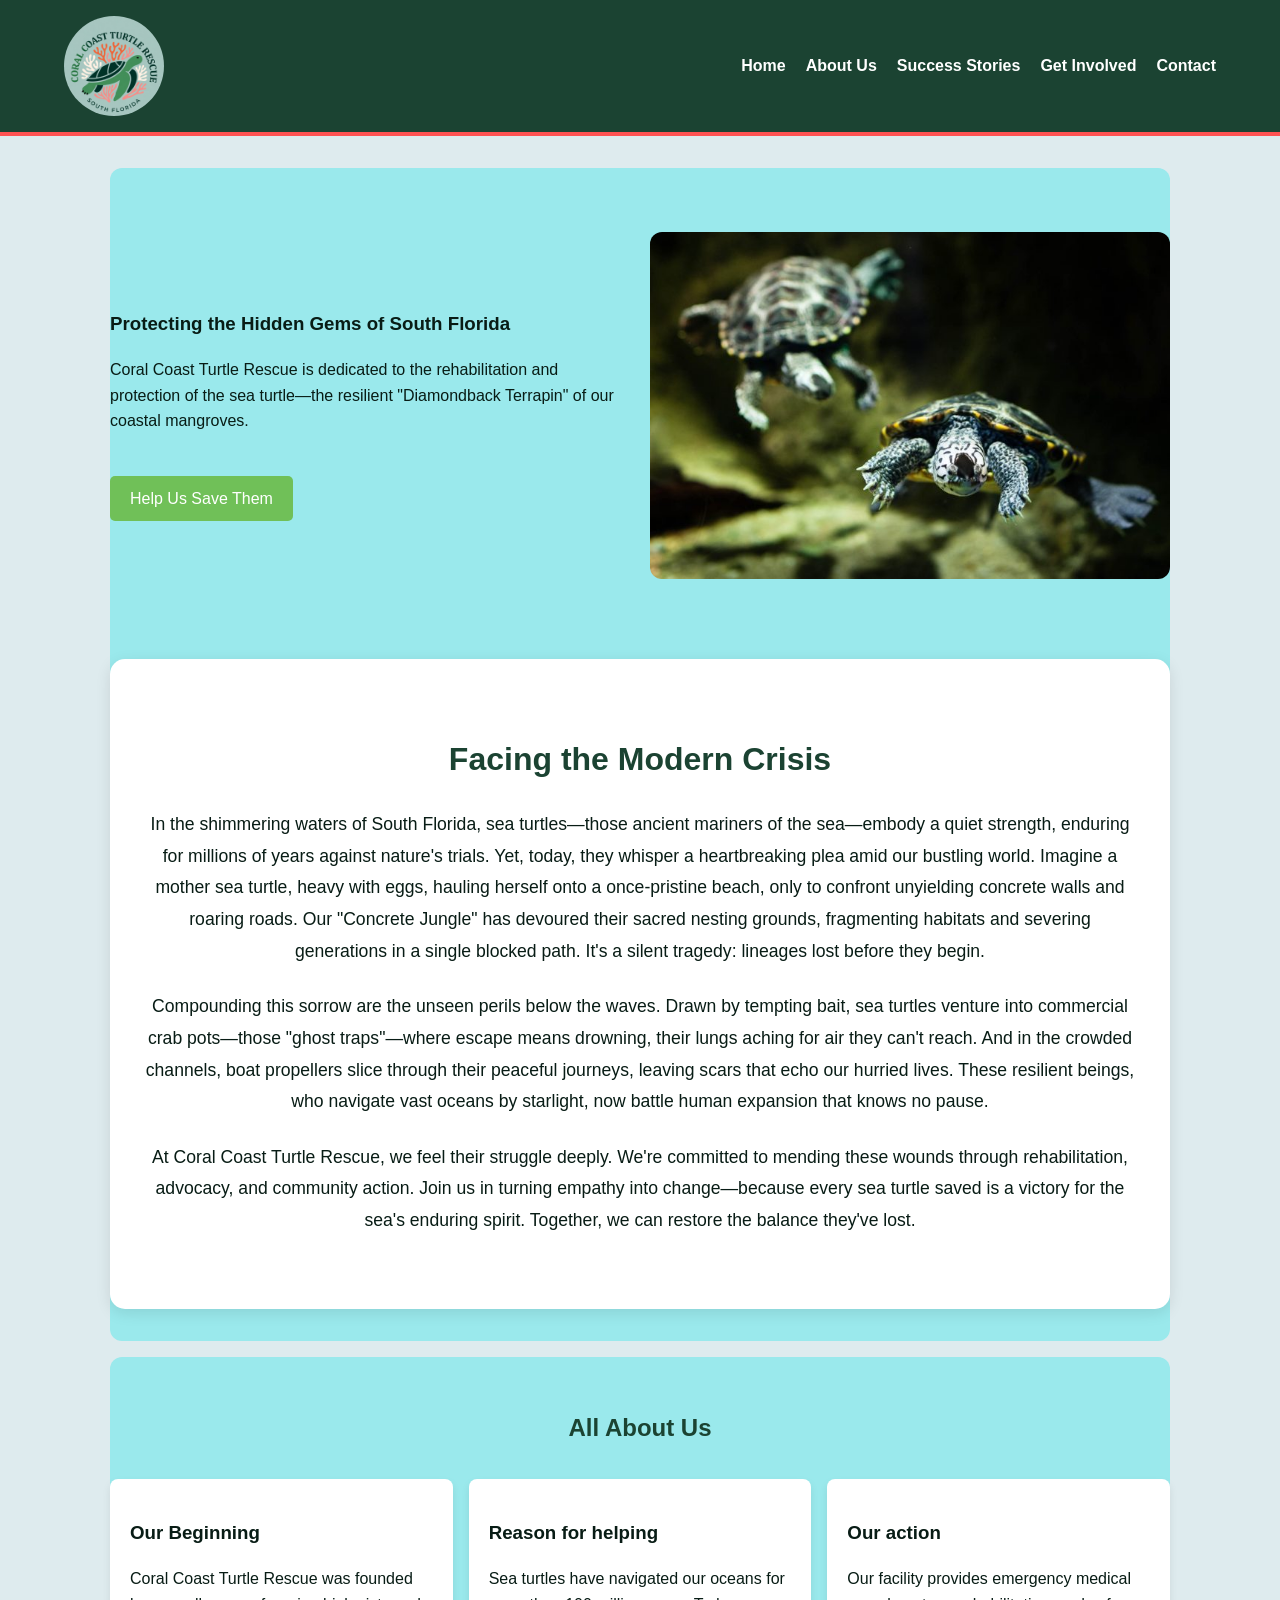
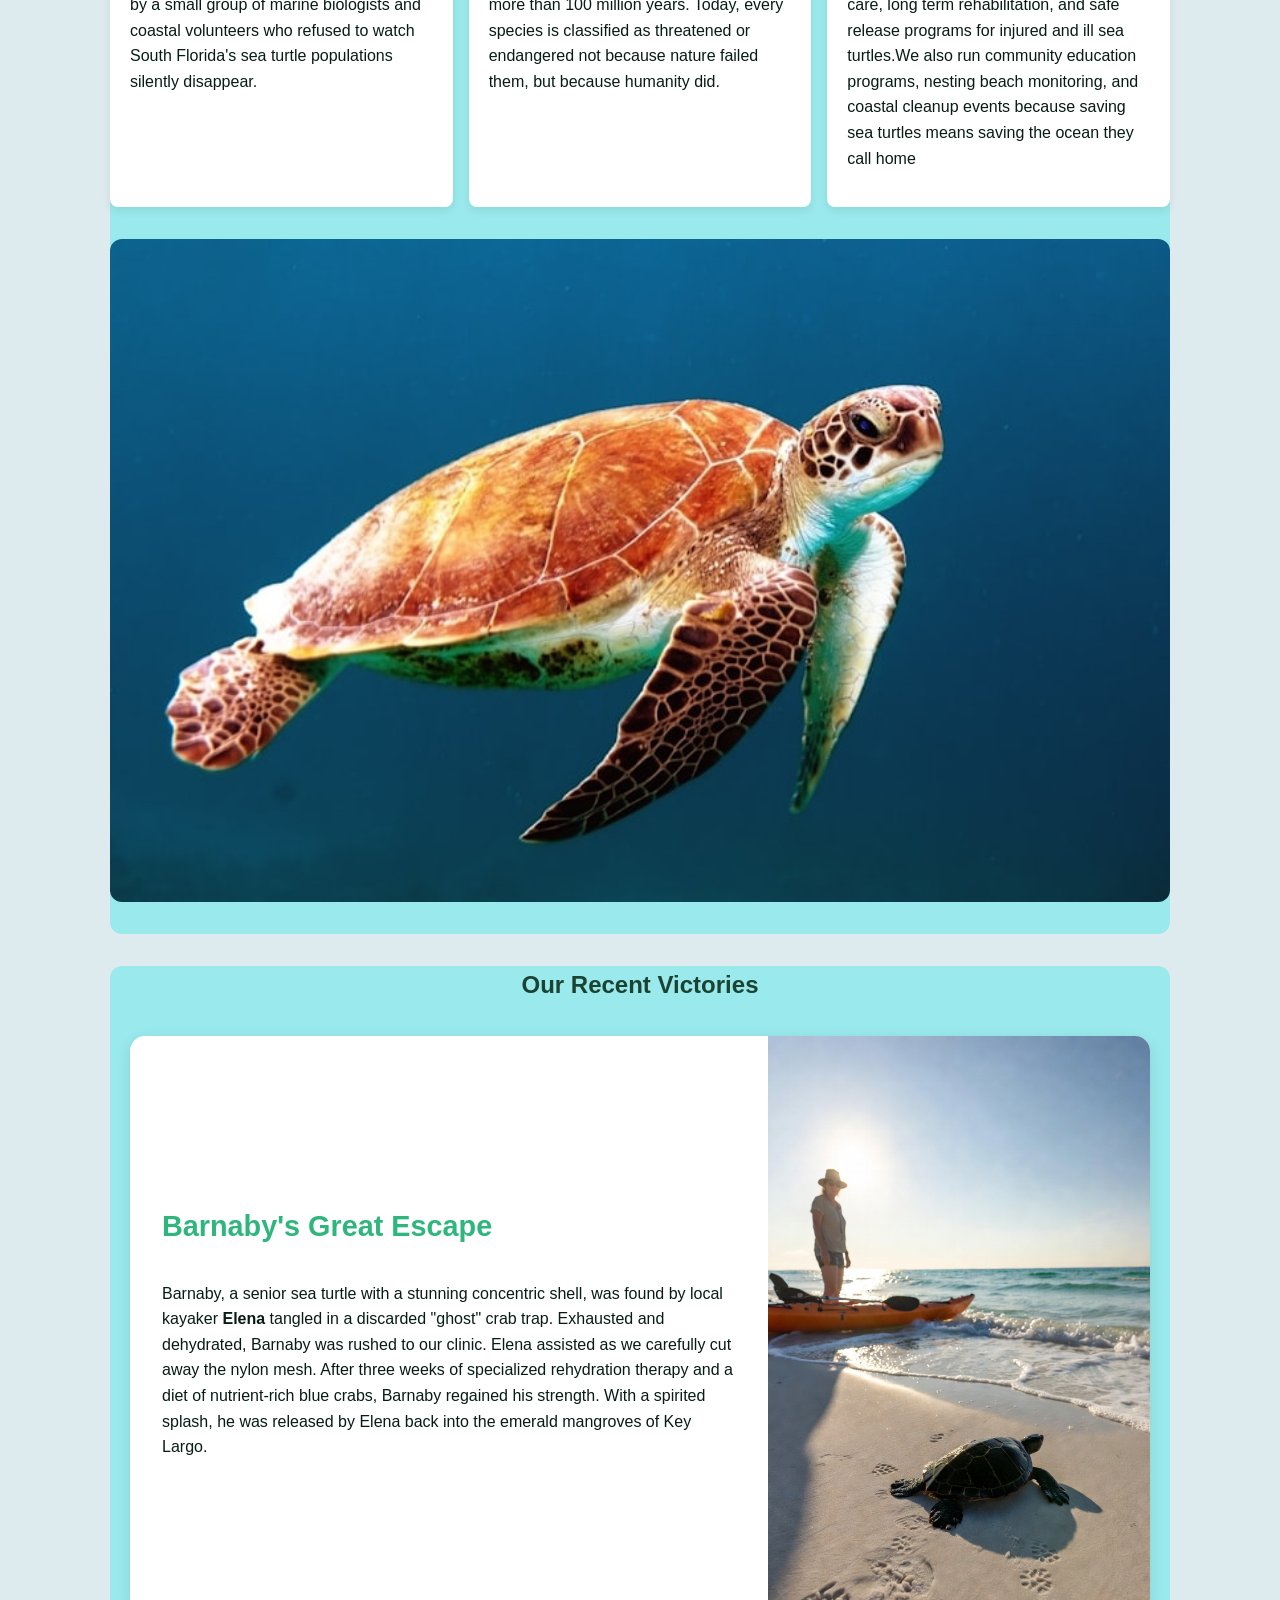
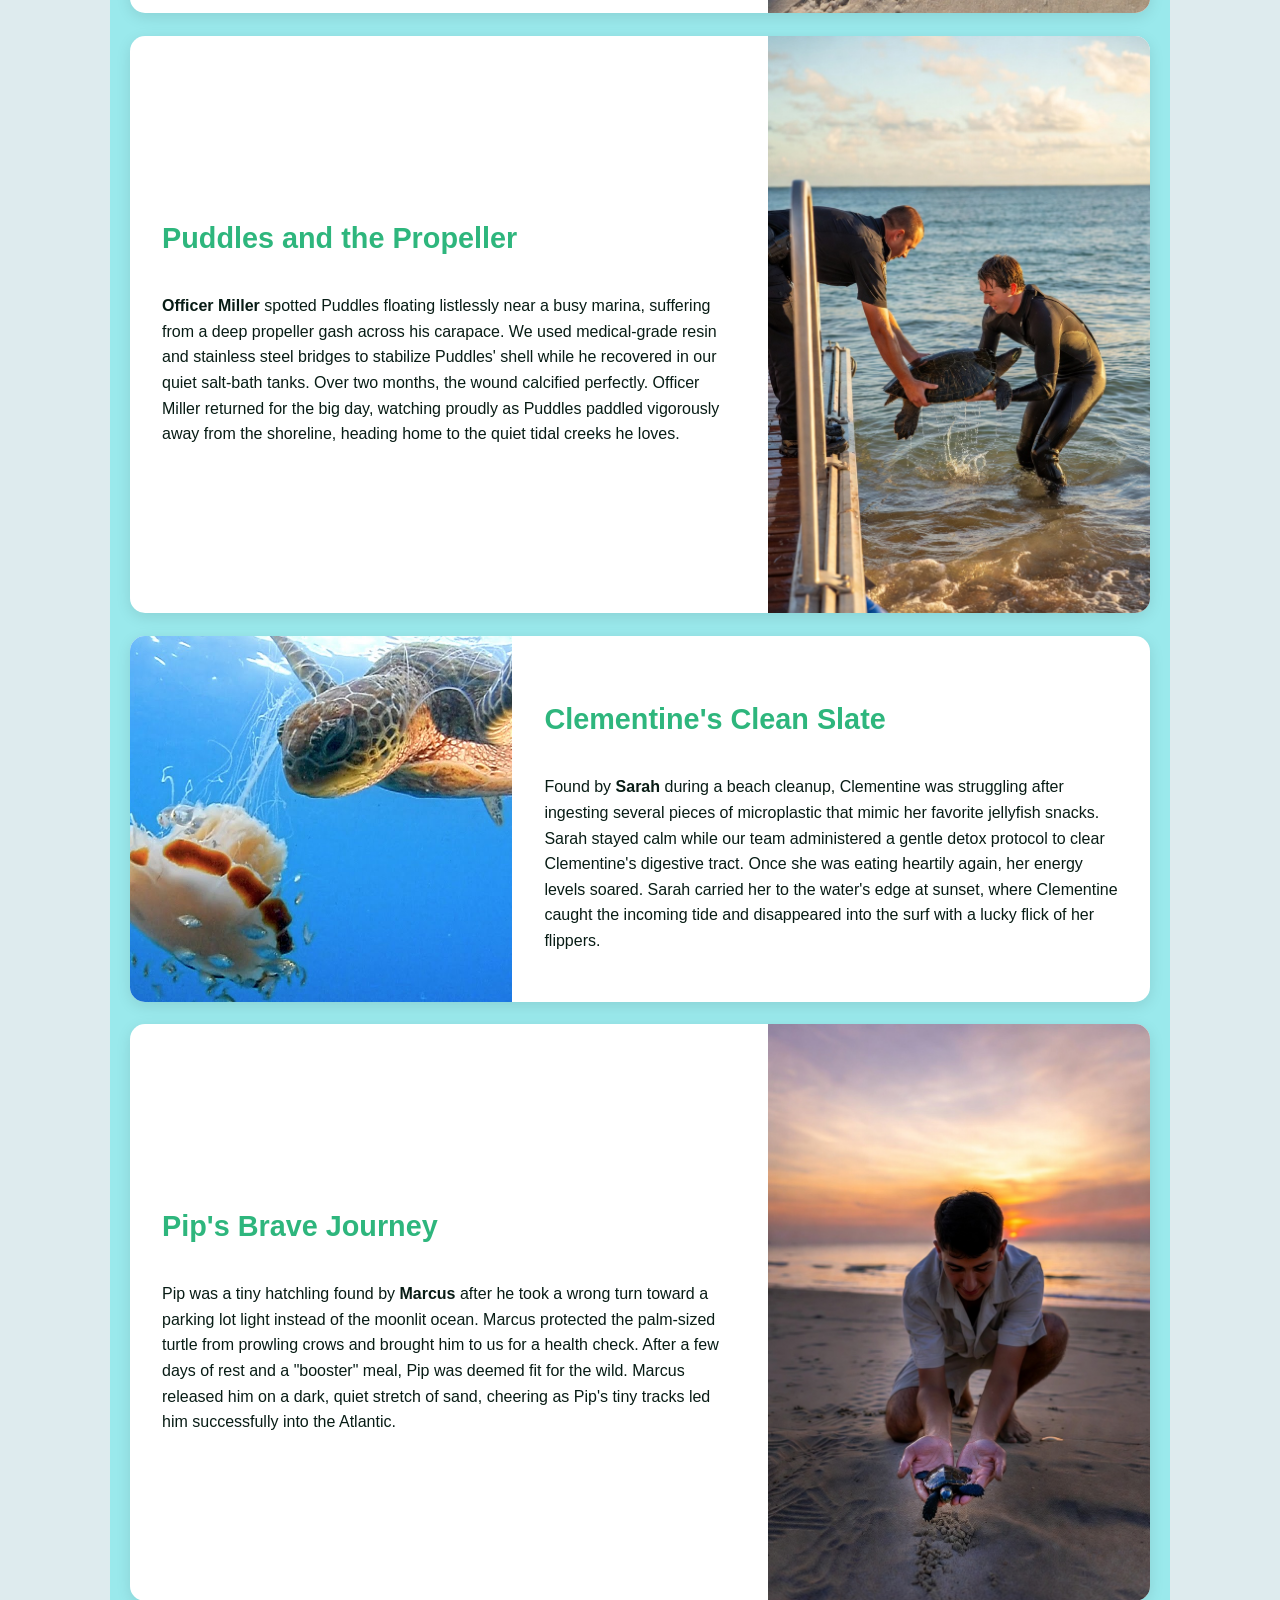
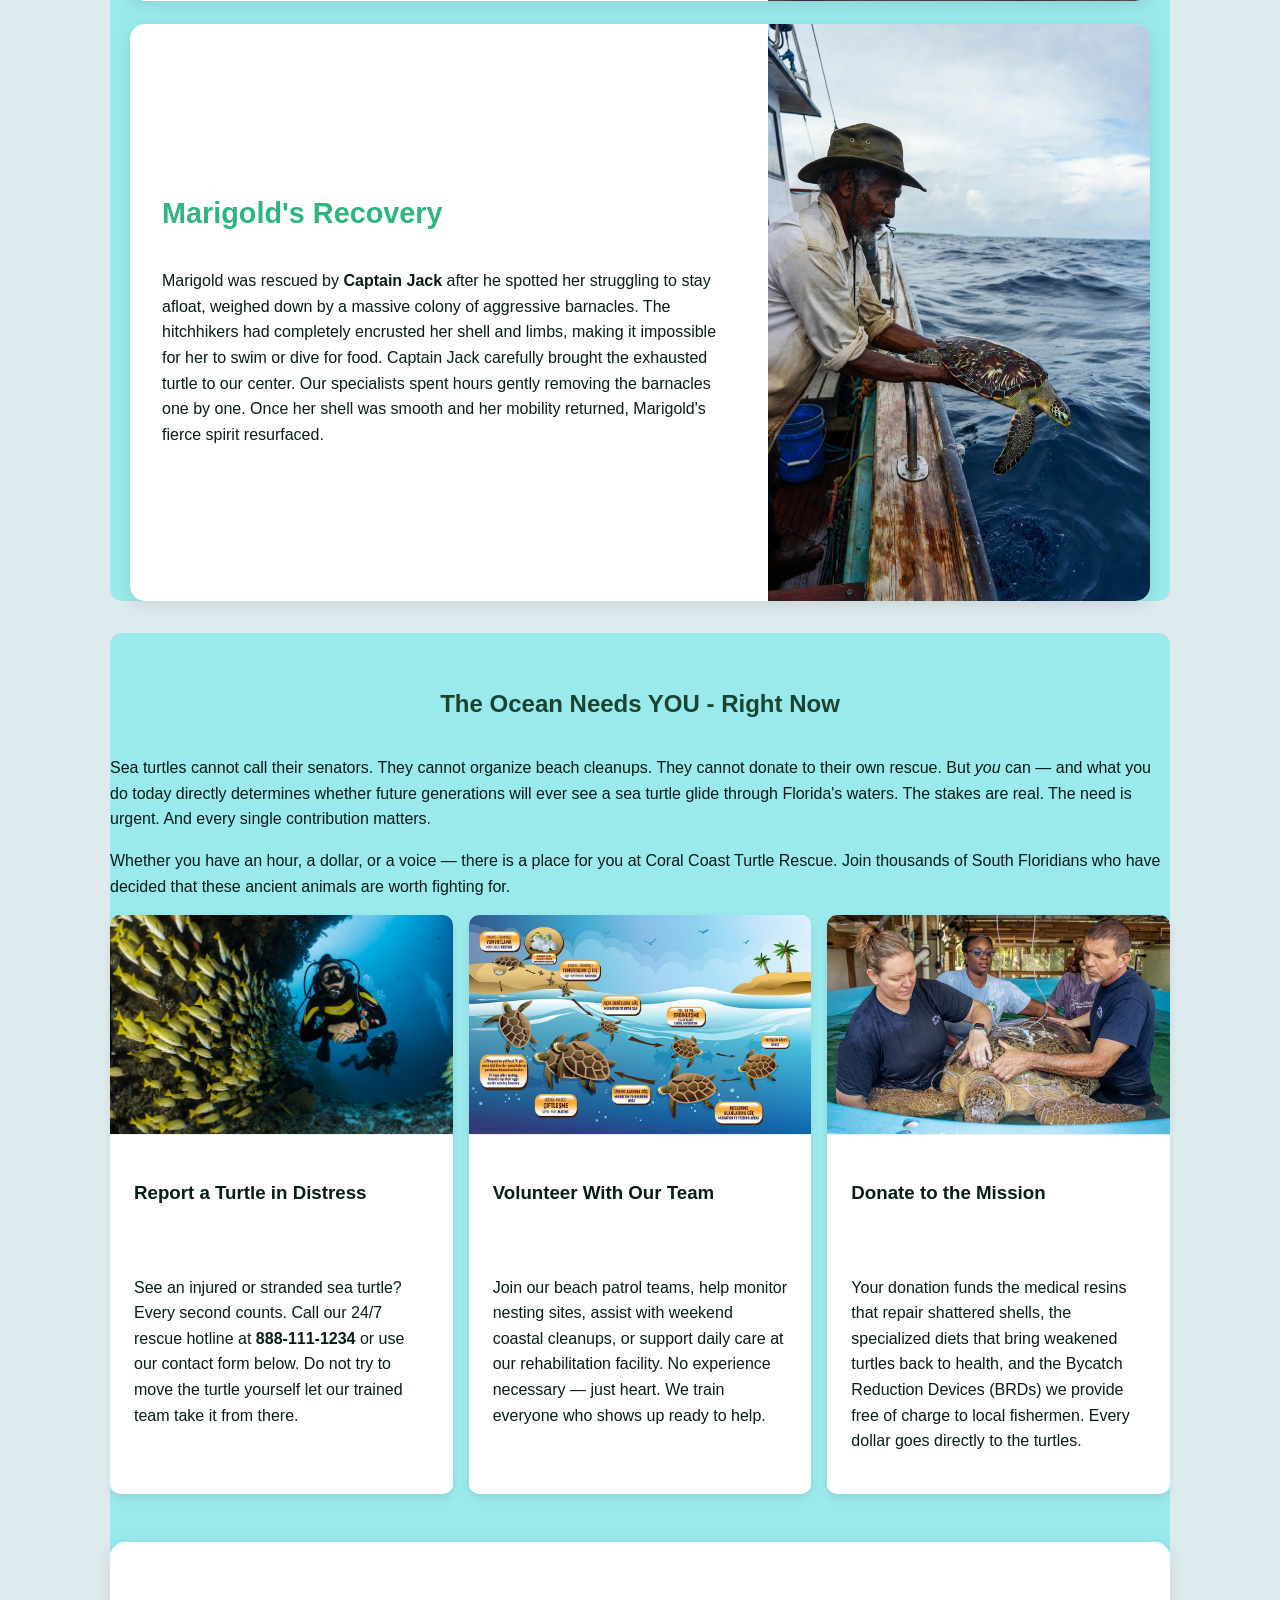
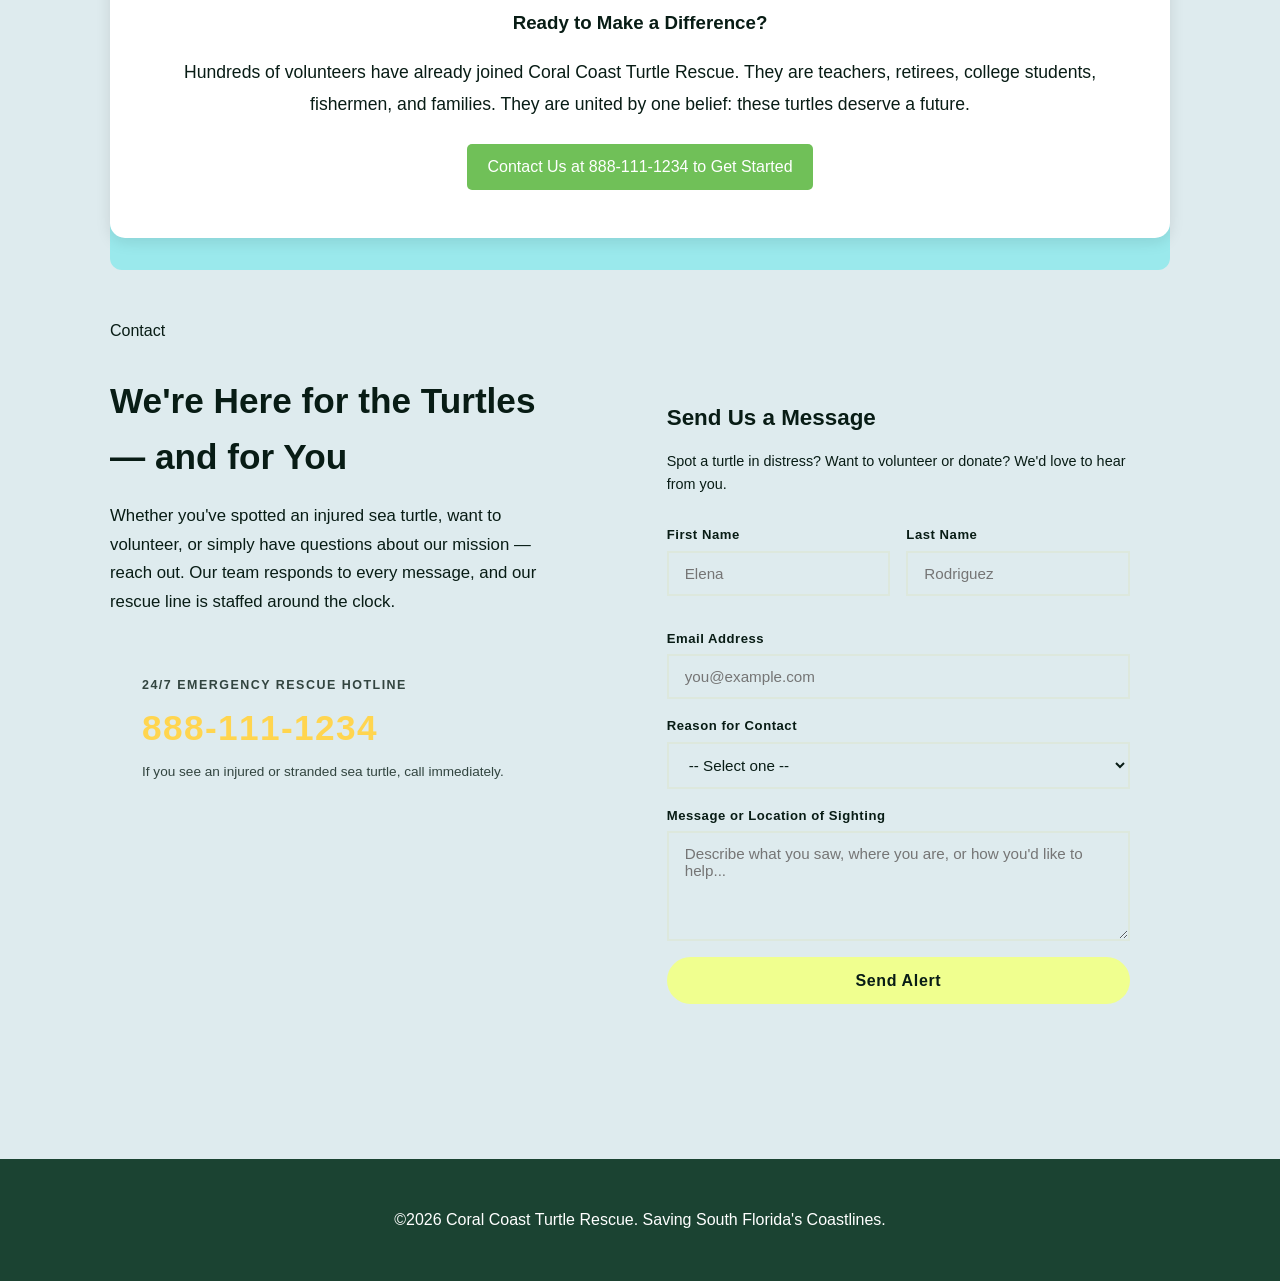
<file: index.html>
<!DOCTYPE html>
<html lang="en">
    <head>
        <meta charset="UTF-8">
        <title>Coral Coast Turtle Rescue | Home</title>
        <link rel="stylesheet" href="styles.css">
        <link rel="icon" href="images/CoralCoastTurtleRescue1.jpg">
    </head>
    <body>
        <header>
            <div class="brand">
                <img src="images/CoralCoastTurtleRescue1.jpg" alt="Logo">
            </div>
            <nav>
                <ul>
                    <li>
                        <a href="#index">Home</a>
                    </li>
                    <li>
                        <a href="#about">About Us</a>
                    </li>
                    <li>
                        <a href="#stories">Success Stories</a>
                    </li>
                    <li>
                        <a href="#involved">Get Involved</a>
                    </li>
                    <li>
                        <a href="#contact">Contact</a>
                    </li>
                </ul>
            </nav>
        </header>

        <main>

        
            <!-- LANDING -->
            <section id="index" class="index-color container">
                <section class="hero-section">
                    <div class="hero-content">
                        <h1>Protecting the Hidden Gems of South Florida</h1>
                        <p>Coral Coast Turtle Rescue is dedicated to the rehabilitation and protection of the sea turtle—the resilient "Diamondback Terrapin" of our coastal mangroves.</p>
                        <br>
                        <a href="#involved" class="btn">Help Us Save Them</a>
                    </div>
                    <div class="hero-image-container">
                        <div class="hero-image-placeholder">
                            <img src="images/Diamondback-Terrapin-22.jpg" alt="Diamondback Terrapin">
                        </div>
                    </div>
                </section>
                <section class="crisis-section">
                    <h2>Facing the Modern Crisis</h2>
                    <p>In the shimmering waters of South Florida, sea turtles—those ancient mariners of the sea—embody a quiet strength, enduring for millions of years against nature's trials. Yet, today, they whisper a heartbreaking plea amid our bustling world. Imagine a mother sea turtle, heavy with eggs, hauling herself onto a once-pristine beach, only to confront unyielding concrete walls and roaring roads. Our "Concrete Jungle" has devoured their sacred nesting grounds, fragmenting habitats and severing generations in a single blocked path. It's a silent tragedy: lineages lost before they begin.</p>
                    <p>Compounding this sorrow are the unseen perils below the waves. Drawn by tempting bait, sea turtles venture into commercial crab pots—those "ghost traps"—where escape means drowning, their lungs aching for air they can't reach. And in the crowded channels, boat propellers slice through their peaceful journeys, leaving scars that echo our hurried lives. These resilient beings, who navigate vast oceans by starlight, now battle human expansion that knows no pause.</p>
                    <p>At Coral Coast Turtle Rescue, we feel their struggle deeply. We're committed to mending these wounds through rehabilitation, advocacy, and community action. Join us in turning empathy into change—because every sea turtle saved is a victory for the sea's enduring spirit. Together, we can restore the balance they've lost.</p>
                </section>
            </section>
            
            <!-- ABOUT US -->
            <section id="about" class="about-color container">
                <h1 class="victories-title">All About Us</h1>
                <div class="about-container">
                    <div class="about-card">
                        <h3>Our Beginning</h3>
                        <p>Coral Coast Turtle Rescue was founded by a small group of marine biologists and coastal volunteers who refused to watch South Florida's sea turtle populations silently disappear.</p>
                    </div>
                    <div class="about-card">
                        <h3>Reason for helping</h3>
                        <p>Sea turtles have navigated our oceans for more than 100 million years. Today, every species is classified as threatened or endangered not because nature failed them, but because humanity did.</p>
                    </div>
                    <div class="about-card">
                        <h3>Our action</h3>
                        <p>Our facility provides emergency medical care, long term rehabilitation, and safe release programs for injured and ill sea turtles.We also run community education programs, nesting beach monitoring, and coastal cleanup events because saving sea turtles means saving the ocean they call home</p>
                    </div>
                </div>
                <div class="infographic-placeholder">
                    <img src="images/random turtle placeholder.jpg" alt="vet helping turtle image">
                </div>
            </section>

            <!-- STORIES -->
            <section id="stories" class="victories-section stories-color container">
                <h1 class="victories-title">Our Recent Victories</h1>

                <div class="victory-card">
                    
                    <div class="victory-content">
                        <h3 class="victory-title">Barnaby's Great Escape</h3>
                        <p>Barnaby, a senior sea turtle with a stunning concentric shell, was found by local kayaker <strong>Elena</strong> tangled in a discarded "ghost" crab trap. Exhausted and dehydrated, Barnaby was rushed to our clinic. Elena assisted as we carefully cut away the nylon mesh. After three weeks of specialized rehydration therapy and a diet of nutrient-rich blue crabs, Barnaby regained his strength. With a spirited splash, he was released by Elena back into the emerald mangroves of Key Largo.</p>
                    </div>
                    <div class="victory-image">
                        <img src="images/barnaby-image.jpg" alt="Barnaby the Turtle">
                    </div>
                </div>

                <div class="victory-card">
                    <div class="victory-content">
                        <h3 class="victory-title">Puddles and the Propeller</h3>
                        <p><strong>Officer Miller</strong> spotted Puddles floating listlessly near a busy marina, suffering from a deep propeller gash across his carapace. We used medical-grade resin and stainless steel bridges to stabilize Puddles' shell while he recovered in our quiet salt-bath tanks. Over two months, the wound calcified perfectly. Officer Miller returned for the big day, watching proudly as Puddles paddled vigorously away from the shoreline, heading home to the quiet tidal creeks he loves.</p>
                    </div>
                    <div class="victory-image">
                        <img src="images/Puddles-image.jpg" alt="Puddles the Turtle">
                    </div>
                </div>

                <div class="victory-card">
                    <div class="victory-image">
                        <img src="images/Clementine-image.jpg" alt="Clementine the Turtle">
                    </div>
                    <div class="victory-content">
                        <h3 class="victory-title">Clementine's Clean Slate</h3>
                        <p>Found by <strong>Sarah</strong> during a beach cleanup, Clementine was struggling after ingesting several pieces of microplastic that mimic her favorite jellyfish snacks. Sarah stayed calm while our team administered a gentle detox protocol to clear Clementine's digestive tract. Once she was eating heartily again, her energy levels soared. Sarah carried her to the water's edge at sunset, where Clementine caught the incoming tide and disappeared into the surf with a lucky flick of her flippers.</p>
                    </div>
                </div>

                <div class="victory-card">
                    <div class="victory-content">
                        <h3 class="victory-title">Pip's Brave Journey</h3>
                        <p>Pip was a tiny hatchling found by <strong>Marcus</strong> after he took a wrong turn toward a parking lot light instead of the moonlit ocean. Marcus protected the palm-sized turtle from prowling crows and brought him to us for a health check. After a few days of rest and a "booster" meal, Pip was deemed fit for the wild. Marcus released him on a dark, quiet stretch of sand, cheering as Pip's tiny tracks led him successfully into the Atlantic.</p>
                    </div>
                    <div class="victory-image">
                        <img src="images/pip-image.jpg" alt="Pip the Hatchling">
                    </div>
                </div>

                <div class="victory-card">
                    <div class="victory-content">
                        <h3 class="victory-title">Marigold's Recovery</h3>
                        <p>Marigold was rescued by <strong>Captain Jack</strong> after he spotted her struggling to stay afloat, weighed down by a massive colony of aggressive barnacles. The hitchhikers had completely encrusted her shell and limbs, making it impossible for her to swim or dive for food. Captain Jack carefully brought the exhausted turtle to our center. Our specialists spent hours gently removing the barnacles one by one. Once her shell was smooth and her mobility returned, Marigold's fierce spirit resurfaced.</p>
                    </div>
                    <div class="victory-image">
                        <img src="images/marigold-image.jpg" alt="Marigold the Turtle">
                    </div>
                    
                </div>

            </section>




            <!-- INVOLVED -->
            <section id="involved" class="involved-color container">
                <h1 class="victories-title">The Ocean Needs YOU - Right Now</h1>
                <p>Sea turtles cannot call their senators. They cannot organize beach cleanups. They cannot donate to their own rescue. But <em>you</em> can — and what you do today directly determines whether future generations will ever see a sea turtle glide through Florida's waters. The stakes are real. The need is urgent. And every single contribution matters.</p>
                <p>Whether you have an hour, a dollar, or a voice — there is a place for you at Coral Coast Turtle Rescue. Join thousands of South Floridians who have decided that these ancient animals are worth fighting for.</p>

                <section class="help-section">
                    <div class="help-card">
                        <img src="images/involve-rescue.jpg" alt="Rescue Team">
                        <h3>Report a Turtle in Distress</h3>
                        <p>See an injured or stranded sea turtle? Every second counts. Call our 24/7 rescue hotline at <strong>888-111-1234</strong> or use our contact form below. Do not try to move the turtle yourself let our trained team take it from there.</p>
                    </div>
                    <div class="help-card">
                        <img src="images/turtle life cyle.jpg" alt="Turtle Life Cycle">
                        <h3>Volunteer With Our Team</h3>
                        <p>Join our beach patrol teams, help monitor nesting sites, assist with weekend coastal cleanups, or support daily care at our rehabilitation facility. No experience necessary — just heart. We train everyone who shows up ready to help.</p>
                    </div>
                    <div class="help-card">
                        <img src="images/involve-volunteer.jpg" alt="Volunteer">
                        <h3>Donate to the Mission</h3>
                        <p>Your donation funds the medical resins that repair shattered shells, the specialized diets that bring weakened turtles back to health, and the Bycatch Reduction Devices (BRDs) we provide free of charge to local fishermen. Every dollar goes directly to the turtles.</p>
                    </div>
                </section>

                <div class="crisis-section">
                    <h3>Ready to Make a Difference?</h3>
                    <p>Hundreds of volunteers have already joined Coral Coast Turtle Rescue. They are teachers, retirees, college students, fishermen, and families. They are united by one belief: these turtles deserve a future.</p>
                    <a href="#contact" class="btn">Contact Us at 888-111-1234 to Get Started</a>
                </div>
            </section>



            <!-- CONTACT -->
            <section id="contact" class="contact-color container">
                    <div class="section-inner">
                        <div class="contact-grid">
                            <div class="contact-info">
                                <div class="section-label">Contact</div>
                                <h2>We're Here for the Turtles — and for You</h2>
                                <p>
                                    Whether you've spotted an injured sea turtle, want to volunteer, or simply have questions about our mission — reach out. Our team responds to every message, and our rescue line is staffed around the clock.
                                </p>

                                <div class="contact-hotline-box" role="region" aria-label="Emergency rescue hotline">
                                    <div class="hotline-label">24/7 Emergency Rescue Hotline</div>
                                    <div class="hotline-number">888-111-1234</div>
                                    <div class="hotline-note">If you see an injured or stranded sea turtle, call immediately.</div>
                                </div>

                                
                            </div>

                            <div class="contact-form-card">
                                <h3>Send Us a Message</h3>
                                <p class="form-subtext">Spot a turtle in distress? Want to volunteer or donate? We'd love to hear from you.</p>

                                <form id="contact-form" novalidate>
                                    <div class="form-row">
                                        <div class="form-group">
                                            <label for="fname">First Name</label>
                                            <input type="text" id="fname" name="fname" placeholder="Elena" required>
                                        </div>
                                        <div class="form-group">
                                            <label for="lname">Last Name</label>
                                            <input type="text" id="lname" name="lname" placeholder="Rodriguez" required>
                                        </div>
                                    </div>

                                    <div class="form-group">
                                        <label for="email">Email Address</label>
                                        <input type="email" id="email" name="email" placeholder="you@example.com" required>
                                    </div>

                                    <div class="form-group">
                                        <label for="reason">Reason for Contact</label>
                                        <select id="reason" name="reason">
                                            <option value="">-- Select one --</option>
                                            <option value="sighting">Turtle Sighting / Emergency</option>
                                            <option value="volunteer">I Want to Volunteer</option>
                                            <option value="donate">Donation Inquiry</option>
                                            <option value="education">School / Education Programs</option>
                                            <option value="other">Other</option>
                                        </select>
                                    </div>

                                    <div class="form-group">
                                        <label for="message">Message or Location of Sighting</label>
                                        <textarea id="message" name="message" placeholder="Describe what you saw, where you are, or how you'd like to help..." required></textarea>
                                    </div>

                                    <button type="submit" class="btn-submit">Send Alert</button>
                                </form>
                            </div>
                        </div>
                    </div>
                </section>


        </main>

        
    <!-- FOOTER -->
        <footer>
            <p>&copy;2026 Coral Coast Turtle Rescue. Saving South Florida's Coastlines.</p>
        </footer>
    </body>
</html>
</file>
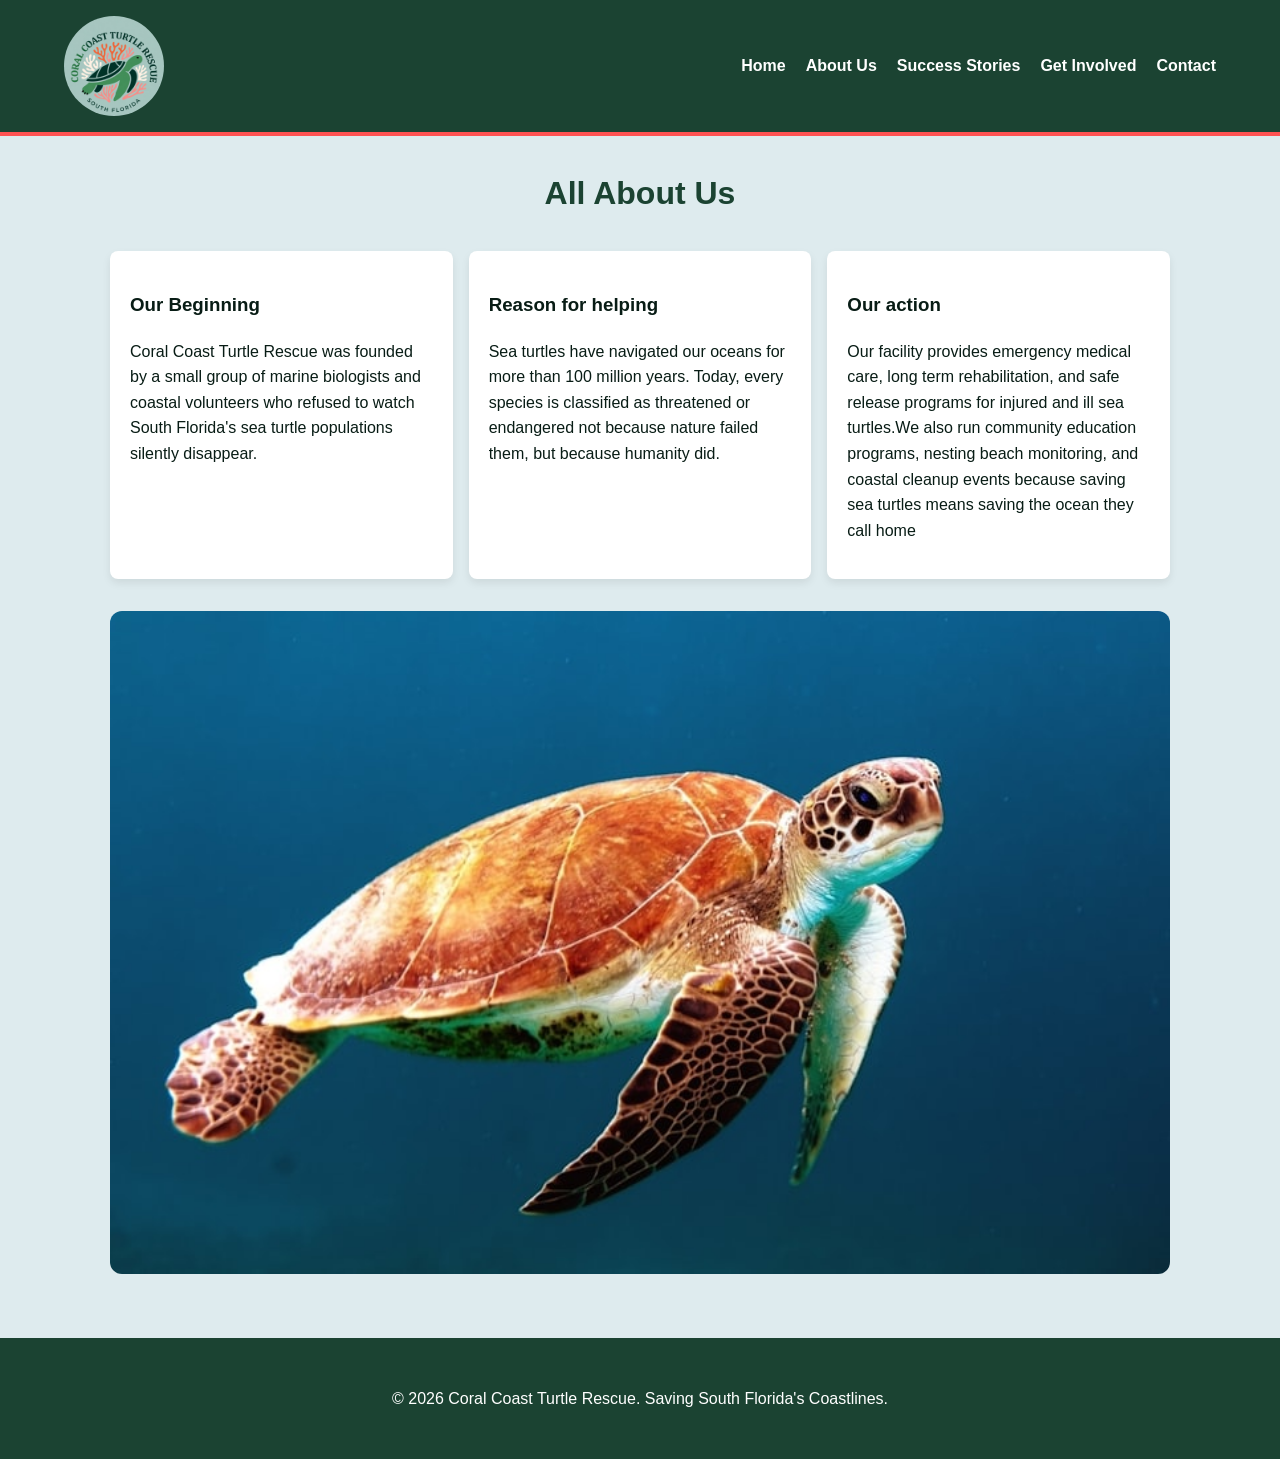
<file: about.html>
<!DOCTYPE html>
<html lang="en">
<head>
    <meta charset="UTF-8">
    <title>About Us | Coral Coast Turtle Rescue</title>
    <link rel="stylesheet" href="styles.css">
    <link rel="icon" href="images/CoralCoastTurtleRescue1.jpg">
</head>
<body>
    <header>
        <div class="brand">
            <img src="images/CoralCoastTurtleRescue1.jpg" alt="Logo">
        </div>
        <nav>
            <ul>
                <li><a href="index.html">Home</a></li>
                <li><a href="about.html">About Us</a></li>
                <li><a href="stories.html">Success Stories</a></li>
                <li><a href="involved.html">Get Involved</a></li>
                <li><a href="contact.html">Contact</a></li>
            </ul>
        </nav>
    </header>

    <main>
        <h1 class="victories-title">All About Us</h1>
        <div class="about-container">
            <div class="about-card">
                <h3>Our Beginning</h3>
                <p>Coral Coast Turtle Rescue was founded by a small group of marine biologists and coastal volunteers who refused to watch South Florida's sea turtle populations silently disappear.</p>
            </div>
            <div class="about-card">
                <h3>Reason for helping</h3>
                <p>Sea turtles have navigated our oceans for more than 100 million years. Today, every species is classified as threatened or endangered not because nature failed them, but because humanity did.</p>
            </div>
            <div class="about-card">
                <h3>Our action</h3>
                <p>Our facility provides emergency medical care, long term rehabilitation, and safe release programs for injured and ill sea turtles.We also run community education programs, nesting beach monitoring, and coastal cleanup events because saving sea turtles means saving the ocean they call home</p>
            </div>
        </div>
        <div class="infographic-placeholder">
            <img src="images/random turtle placeholder.jpg" alt="vet helping turtle image">
        </div>
    </main>

    <footer>
        <p>&copy; 2026 Coral Coast Turtle Rescue. Saving South Florida's Coastlines.</p>
    </footer>
</body>
</html>
</file>
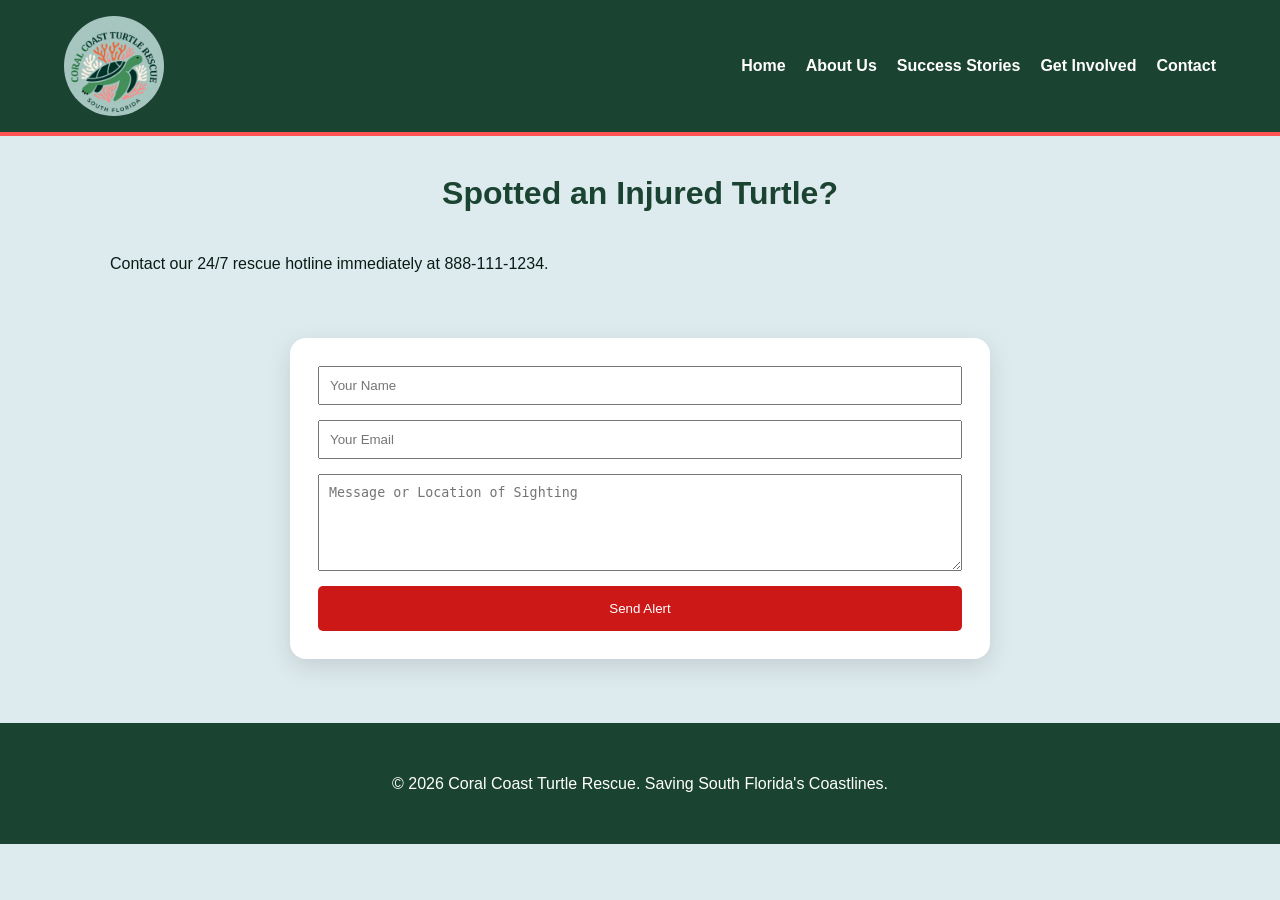
<file: contact.html>
<!DOCTYPE html>
<html lang="en">
<head>
    <meta charset="UTF-8">
    <title>Contact | Coral Coast Turtle Rescue</title>
    <link rel="stylesheet" href="styles.css">
    <link rel="icon" href="images/CoralCoastTurtleRescue1.jpg">
</head>
<body>
    <header>
        <div class="brand">
            <img src="images/CoralCoastTurtleRescue1.jpg" alt="Logo">
        </div>
        <nav>
            <ul>
                <li><a href="index.html">Home</a></li>
                <li><a href="about.html">About Us</a></li>
                <li><a href="stories.html">Success Stories</a></li>
                <li><a href="involved.html">Get Involved</a></li>
                <li><a href="contact.html">Contact</a></li>
            </ul>
        </nav>
    </header>

    <main>
        <h1 class="victories-title">Spotted an Injured Turtle?</h1>
        <p>Contact our 24/7 rescue hotline immediately at 888-111-1234.</p>
        <br>
        <div class="contact-form-container">
            <form class="contact-form">
                <input type="text" class="contact-input" placeholder="Your Name">
                <input type="email" class="contact-input" placeholder="Your Email">
                <textarea class="contact-textarea" placeholder="Message or Location of Sighting" rows="5"></textarea>
                <button type="submit" class="contact-button">Send Alert</button>
            </form>
        </div>
    </main>

    <footer>
        <p>&copy; 2026 Coral Coast Turtle Rescue. Saving South Florida's Coastlines.</p>
    </footer>
</body>
</html>
</file>
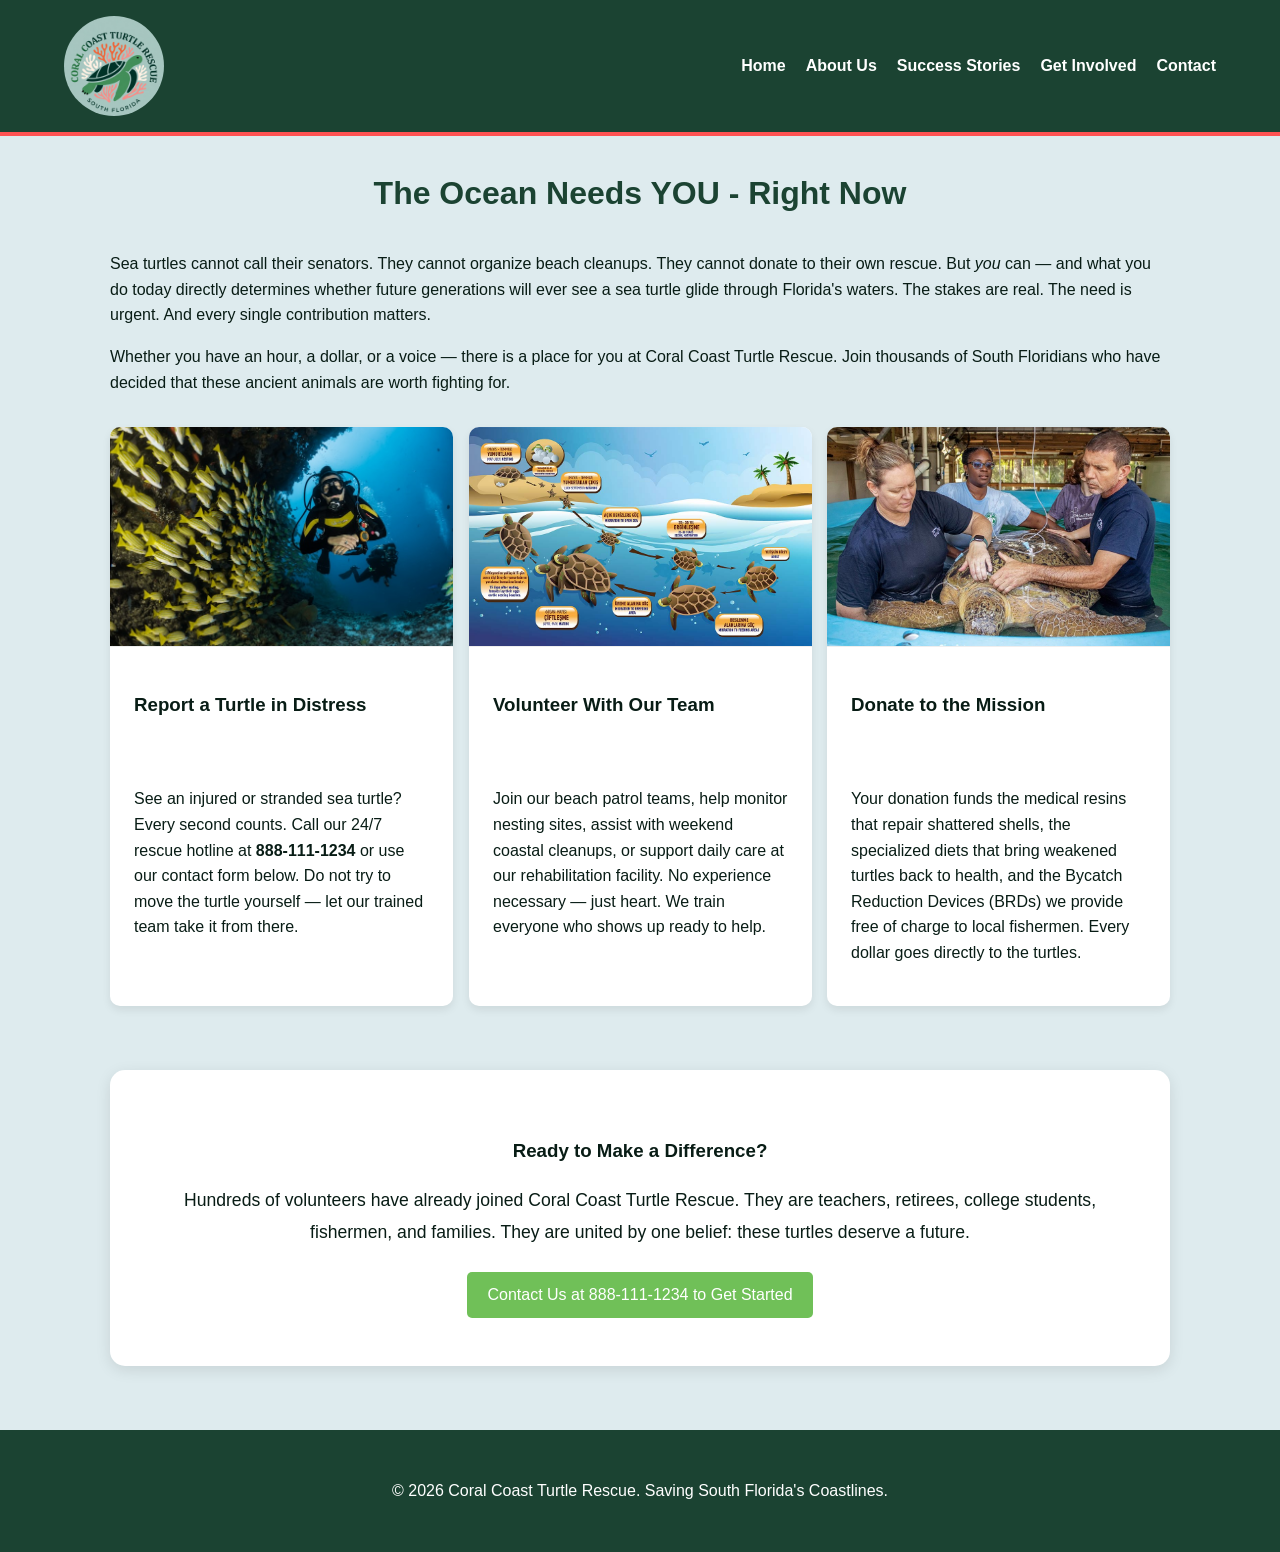
<file: involved.html>
<!DOCTYPE html>
<html lang="en">
<head>
    <meta charset="UTF-8">
    <title>Get Involved | Coral Coast Turtle Rescue</title>
    <link rel="stylesheet" href="styles.css">
    <link rel="icon" href="images/CoralCoastTurtleRescue1.jpg">
</head>
<body>
    <header>
        <div class="brand">
            <img src="images/CoralCoastTurtleRescue1.jpg" alt="Logo">
        </div>
        <nav>
            <ul>
                <li><a href="index.html">Home</a></li>
                <li><a href="about.html">About Us</a></li>
                <li><a href="stories.html">Success Stories</a></li>
                <li><a href="involved.html">Get Involved</a></li>
                <li><a href="contact.html">Contact</a></li>
                
            </ul>
        </nav>
    </header>

    <main>
        <h1 class="victories-title">The Ocean Needs YOU - Right Now</h1>
        <p>Sea turtles cannot call their senators. They cannot organize beach cleanups. They cannot donate to their own rescue. But <em>you</em> can — and what you do today directly determines whether future generations will ever see a sea turtle glide through Florida's waters. The stakes are real. The need is urgent. And every single contribution matters.</p>
        <p>Whether you have an hour, a dollar, or a voice — there is a place for you at Coral Coast Turtle Rescue. Join thousands of South Floridians who have decided that these ancient animals are worth fighting for.</p>

        <section class="help-section animate-on-scroll">
            <div class="help-card popup popup">
                <img src="images/involve-rescue.jpg" alt="Rescue Team">
                <h3>Report a Turtle in Distress</h3>
                <p>See an injured or stranded sea turtle? Every second counts. Call our 24/7 rescue hotline at <strong>888-111-1234</strong> or use our contact form below. Do not try to move the turtle yourself — let our trained team take it from there.</p>
            </div>
            <div class="help-card popup">
                <img src="images/turtle life cyle.jpg" alt="Turtle Life Cycle">
                <h3>Volunteer With Our Team</h3>
                <p>Join our beach patrol teams, help monitor nesting sites, assist with weekend coastal cleanups, or support daily care at our rehabilitation facility. No experience necessary — just heart. We train everyone who shows up ready to help.</p>
            </div>
            <div class="help-card popup">
                <img src="images/involve-volunteer.jpg" alt="Volunteer">
                <h3>Donate to the Mission</h3>
                <p>Your donation funds the medical resins that repair shattered shells, the specialized diets that bring weakened turtles back to health, and the Bycatch Reduction Devices (BRDs) we provide free of charge to local fishermen. Every dollar goes directly to the turtles.</p>
            </div>
        </section>

        <div class="crisis-section">
            <h3>Ready to Make a Difference?</h3>
            <p>Hundreds of volunteers have already joined Coral Coast Turtle Rescue. They are teachers, retirees, college students, fishermen, and families. They are united by one belief: these turtles deserve a future.</p>
            <a href="contact.html" class="btn">Contact Us at 888-111-1234 to Get Started</a>
        </div>
    </main>

    <footer>
        <p>&copy; 2026 Coral Coast Turtle Rescue. Saving South Florida's Coastlines.</p>
    </footer>

    <script>
        document.addEventListener('DOMContentLoaded', function () {
            const observer = new IntersectionObserver((entries) => {
                entries.forEach(entry => {
                    if (entry.isIntersecting) {
                        entry.target.classList.add('is-visible');
                    }
                });
            }, { threshold: 0.2 });

            document.querySelectorAll('.animate-on-scroll, .popup').forEach(el => observer.observe(el));
        });
    </script>
</body>
</html>
</file>
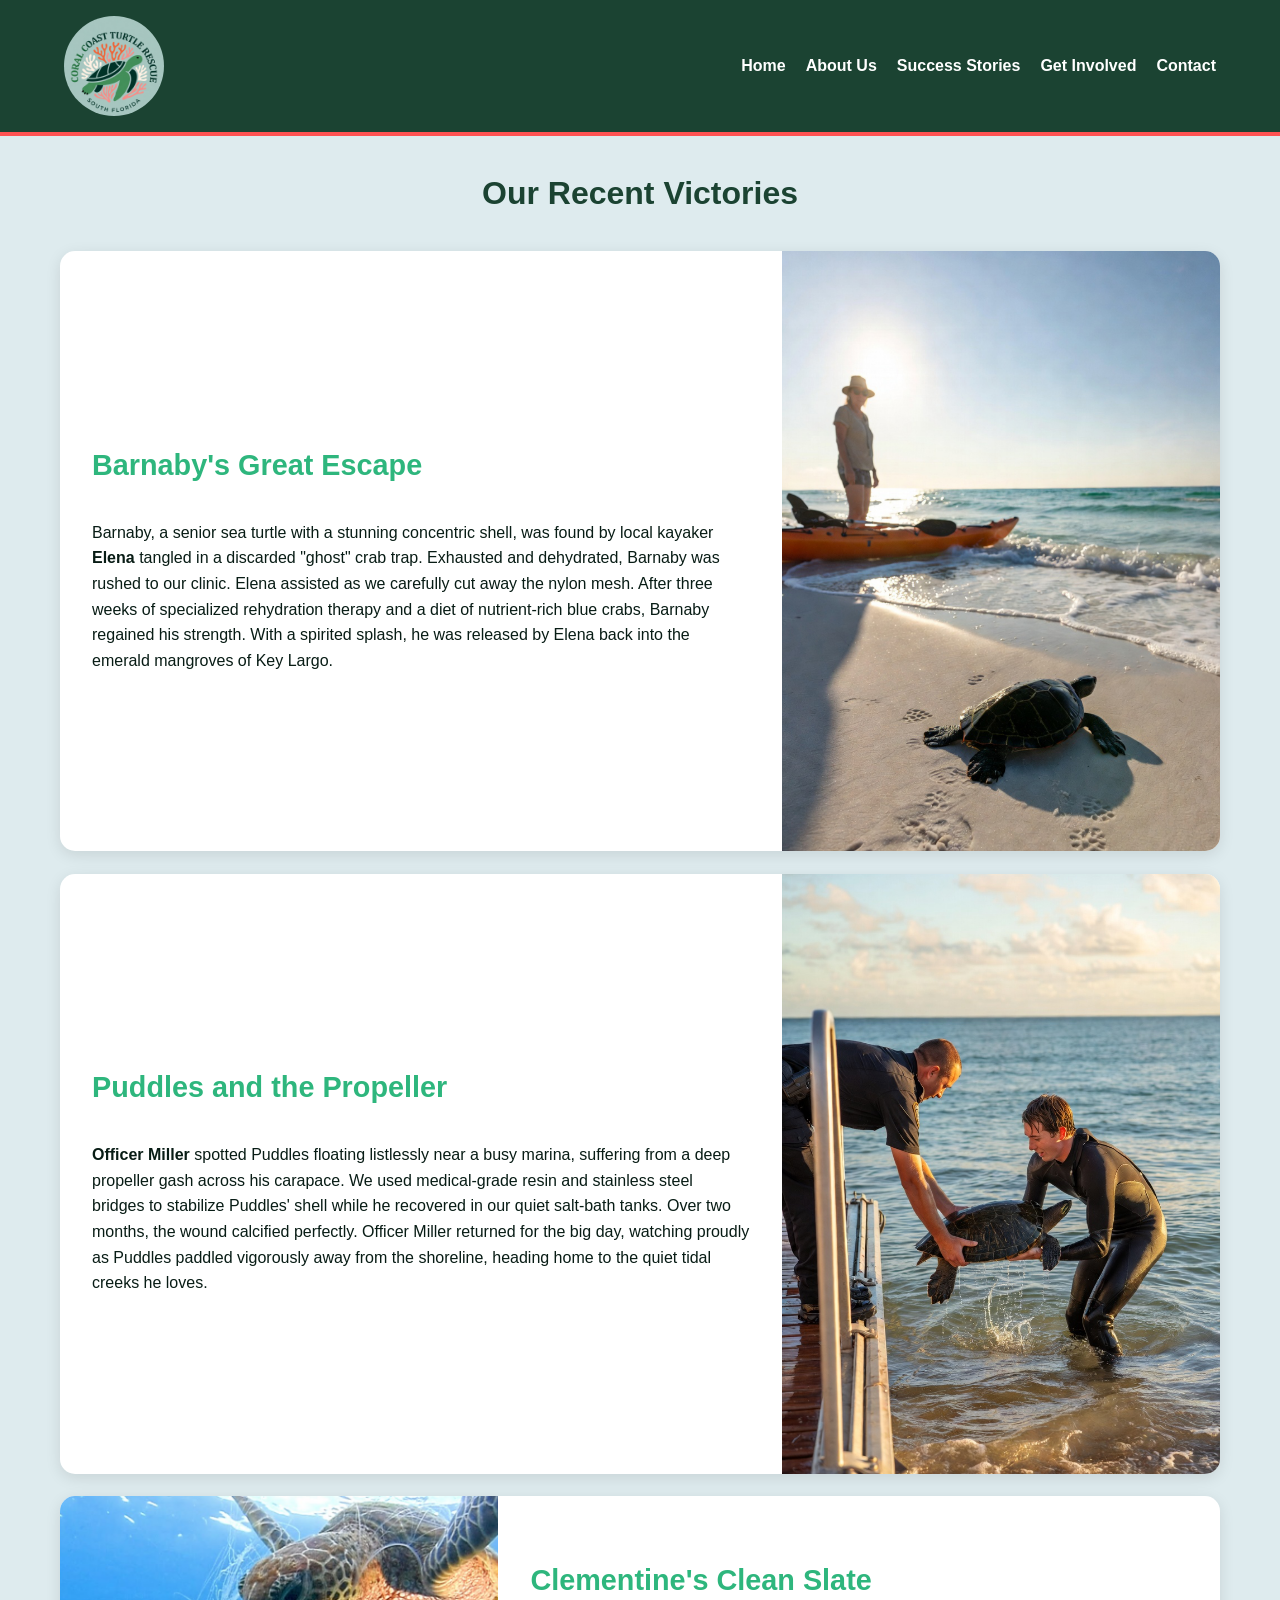
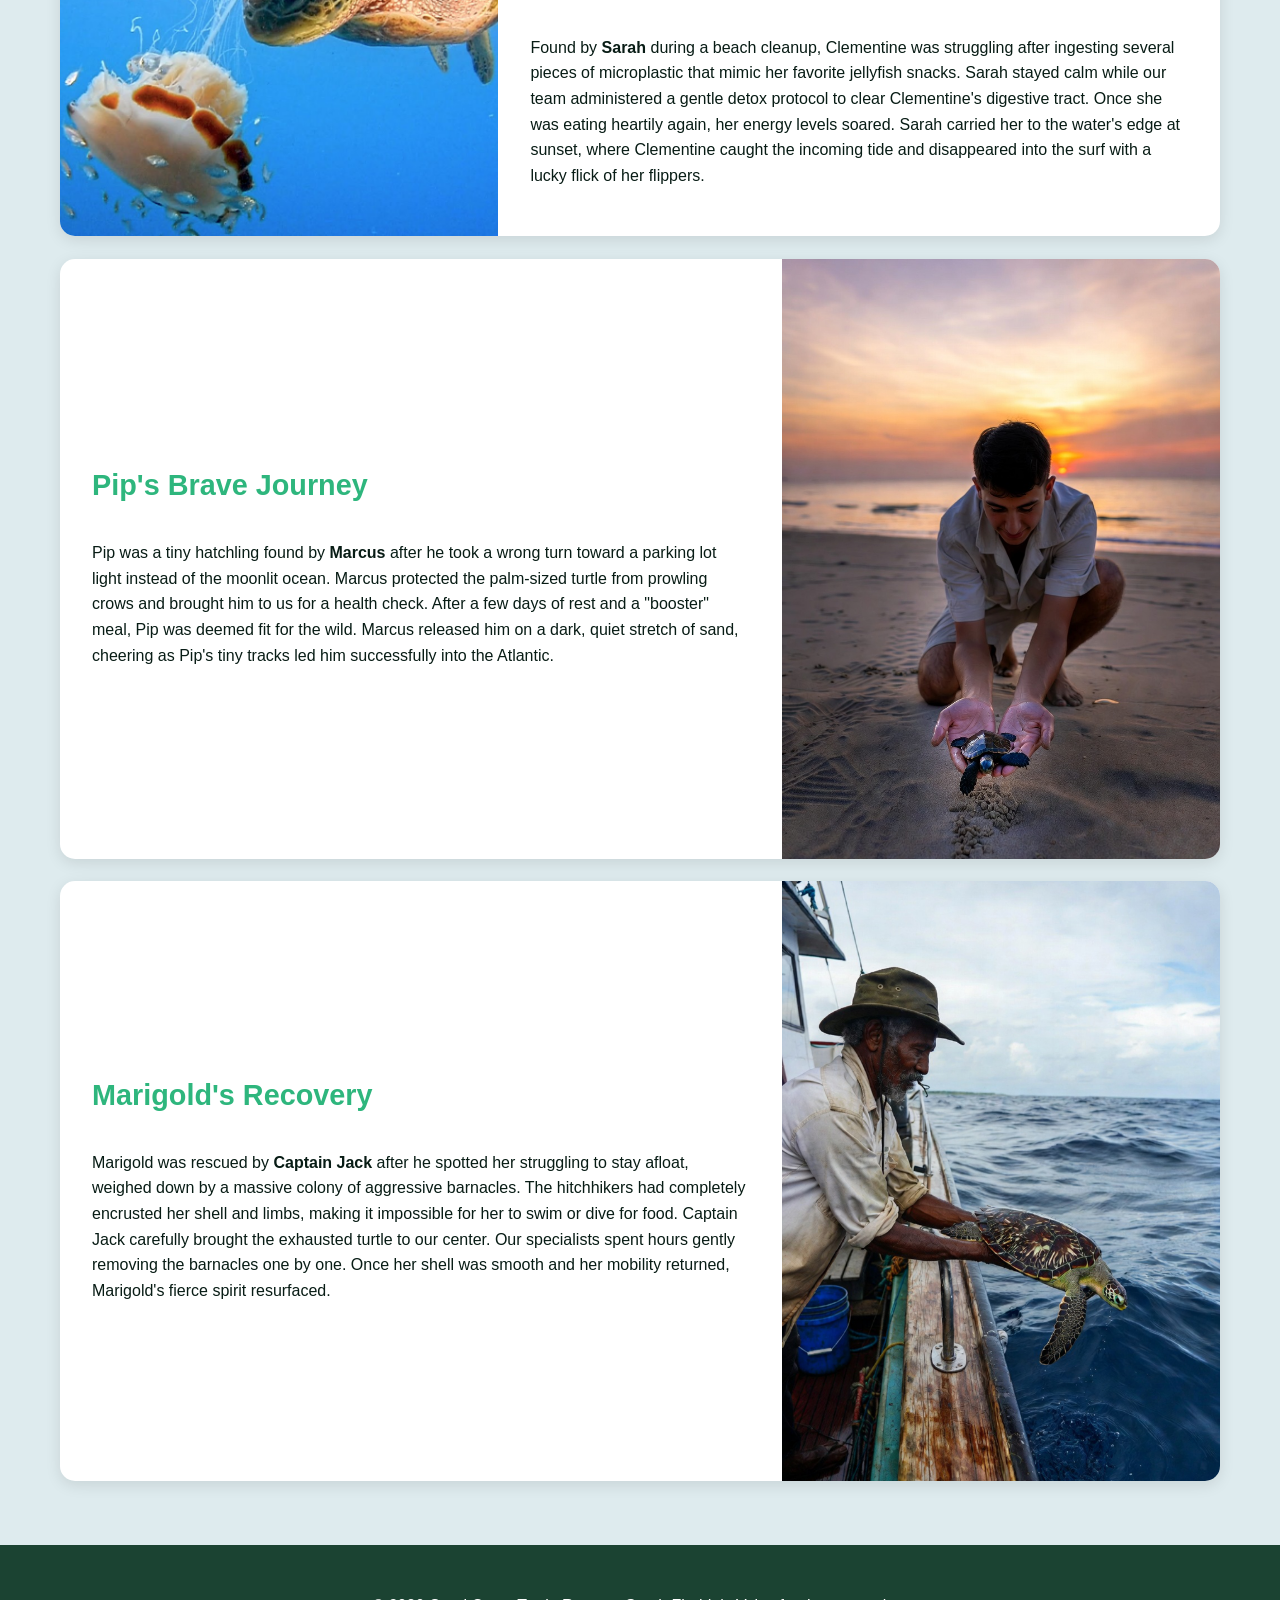
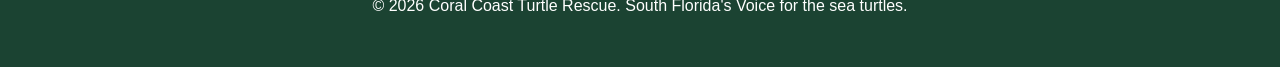
<file: stories.html>
<!DOCTYPE html>
<html lang="en">
<head>
    <meta charset="UTF-8">
    <title>Success Stories | Coral Coast Turtle Rescue</title>
    <link rel="stylesheet" href="styles.css">
    <link rel="icon" href="images/CoralCoastTurtleRescue1.jpg">
</head>
<body>
    <header>
        <div class="brand">
            <img src="images/CoralCoastTurtleRescue1.jpg" alt="Logo">
        </div>
        <nav>
            <ul>
                <li><a href="index.html">Home</a></li>
                <li><a href="about.html">About Us</a></li>
                <li><a href="stories.html">Success Stories</a></li>
                <li><a href="involved.html">Get Involved</a></li>
                <li><a href="contact.html">Contact</a></li>
            </ul>
        </nav>
    </header>

    <main class="victories-section">
        <h1 class="victories-title">Our Recent Victories</h1>

        <div class="victory-card">
            
            <div class="victory-content">
                <h3 class="victory-title">Barnaby's Great Escape</h3>
                <p>Barnaby, a senior sea turtle with a stunning concentric shell, was found by local kayaker <strong>Elena</strong> tangled in a discarded "ghost" crab trap. Exhausted and dehydrated, Barnaby was rushed to our clinic. Elena assisted as we carefully cut away the nylon mesh. After three weeks of specialized rehydration therapy and a diet of nutrient-rich blue crabs, Barnaby regained his strength. With a spirited splash, he was released by Elena back into the emerald mangroves of Key Largo.</p>
            </div>
            <div class="victory-image">
                <img src="images/barnaby-image.jpg" alt="Barnaby the Turtle">
            </div>
        </div>

        <div class="victory-card">
            <div class="victory-content">
                <h3 class="victory-title">Puddles and the Propeller</h3>
                <p><strong>Officer Miller</strong> spotted Puddles floating listlessly near a busy marina, suffering from a deep propeller gash across his carapace. We used medical-grade resin and stainless steel bridges to stabilize Puddles' shell while he recovered in our quiet salt-bath tanks. Over two months, the wound calcified perfectly. Officer Miller returned for the big day, watching proudly as Puddles paddled vigorously away from the shoreline, heading home to the quiet tidal creeks he loves.</p>
            </div>
            <div class="victory-image">
                <img src="images/Puddles-image.jpg" alt="Puddles the Turtle">
            </div>
        </div>

        <div class="victory-card">
            <div class="victory-image">
                <img src="images/Clementine-image.jpg" alt="Clementine the Turtle">
            </div>
            <div class="victory-content">
                <h3 class="victory-title">Clementine's Clean Slate</h3>
                <p>Found by <strong>Sarah</strong> during a beach cleanup, Clementine was struggling after ingesting several pieces of microplastic that mimic her favorite jellyfish snacks. Sarah stayed calm while our team administered a gentle detox protocol to clear Clementine's digestive tract. Once she was eating heartily again, her energy levels soared. Sarah carried her to the water's edge at sunset, where Clementine caught the incoming tide and disappeared into the surf with a lucky flick of her flippers.</p>
            </div>
        </div>

        <div class="victory-card">
            <div class="victory-content">
                <h3 class="victory-title">Pip's Brave Journey</h3>
                <p>Pip was a tiny hatchling found by <strong>Marcus</strong> after he took a wrong turn toward a parking lot light instead of the moonlit ocean. Marcus protected the palm-sized turtle from prowling crows and brought him to us for a health check. After a few days of rest and a "booster" meal, Pip was deemed fit for the wild. Marcus released him on a dark, quiet stretch of sand, cheering as Pip's tiny tracks led him successfully into the Atlantic.</p>
            </div>
            <div class="victory-image">
                <img src="images/pip-image.jpg" alt="Pip the Hatchling">
            </div>
        </div>

        <div class="victory-card">
            <div class="victory-content">
                <h3 class="victory-title">Marigold's Recovery</h3>
                <p>Marigold was rescued by <strong>Captain Jack</strong> after he spotted her struggling to stay afloat, weighed down by a massive colony of aggressive barnacles. The hitchhikers had completely encrusted her shell and limbs, making it impossible for her to swim or dive for food. Captain Jack carefully brought the exhausted turtle to our center. Our specialists spent hours gently removing the barnacles one by one. Once her shell was smooth and her mobility returned, Marigold's fierce spirit resurfaced.</p>
            </div>
            <div class="victory-image">
                <img src="images/marigold-image.jpg" alt="Marigold the Turtle">
            </div>
            
        </div>

    </main>

    <footer>
        <p>&copy; 2026 Coral Coast Turtle Rescue. South Florida's Voice for the sea turtles.</p>
    </footer>
</body>
</html>
</file>
<file: styles.css>
* {
    box-sizing: border-box;
}

body {
    margin: 0;
    padding: 0;
    font-family: 'Helvetica Neue', Helvetica, Arial, sans-serif;
    line-height: 1.6;
    color: #081C15;
    background: #deebee;
    overflow-x: hidden;
}

header {
    background: #1B4332;
    padding: 1rem 5%;
    display: flex;
    justify-content: space-between;
    align-items: center;
    border-bottom: 4px solid #ff5252;
}

header .brand {
    display: flex;
    align-items: center;
    gap: 10px;
}

header .brand img {
    width: 100px;
    height: auto;
    border-radius: 50px;
}

nav ul {
    display: flex;
    list-style: none;
    gap: 20px;
    margin: 0;
    padding: 0;
}

nav a {
    text-decoration: none;
    color: white;
    font-weight: bold;
}

main {
    max-width: 1100px;
    margin: 2rem auto;
    padding: 0 20px;
}

.hero-section {
    display: flex;
    align-items: center;
    gap: 1.2rem;
    padding: 2rem 0;
}

main > section {
    margin-bottom: 1.2rem;
    padding: 1rem 0;
}

.hero-section .hero-content {
    flex: 1;
}

.hero-section .hero-image-container {
    flex: 1;
    text-align: center;
}

.hero-image-placeholder {
    background: transparent;
    border-radius: 12px;
    border: 0;
    overflow: hidden;
}

.hero-image-placeholder img,
.infographic-placeholder img,
.about-card img,
.diamondback-image {
    width: 100%;
    height: auto;
    object-fit: cover;
    display: block;
}

.btn {
    background: #70c058;
    color: white;
    padding: 10px 20px;
    text-decoration: none;
    border-radius: 5px;
    display: inline-block;
    align-items: center;
}

.crisis-section {
    background: white;
    padding: 3rem 2rem;
    border-radius: 15px;
    box-shadow: 0 4px 15px rgba(0,0,0,0.1);
    margin-top: 3rem;
    text-align: center;
}

.crisis-section .btn {
    margin: 0 auto;
    display: inline-block;
}

.crisis-section h2 {
    color: #1B4332;
    font-size: 2rem;
    margin-bottom: 1.5rem;
    text-align: center;
}

.crisis-section p {
    font-size: 1.1rem;
    line-height: 1.8;
    margin-bottom: 1.5rem;
    color: #081C15;
}

footer {
    background: #1B4332;
    color: white;
    text-align: center;
    padding: 2rem;
    margin-top: 4rem;
}

.contact-class{
    text-align: center;
}

.container{
    width: 100%;
    max-width: 1100px;
    margin: 0 auto;
    padding: 0 20px;
}

.index-color,
.about-color,
.stories-color,
.involved-color,
.contact-color {
    border: 0;
    box-shadow: none;
    padding: 2rem 0;
    width: 100%;
    max-width: 1100px;
    margin: 0 auto 1rem;
    border-radius: 12px;
}

.index-color {
    background:#9ae9ec;
}

.about-color {
    background:#9ae9ec;
}

.stories-color {
    background:#9ae9ec;
}

.involved-color {
    background:#9ae9ec;
}

.contact-color {
    background:#9ae9ec;
}

.about-container {
    display: flex;
    flex-wrap: wrap;
    gap: 1rem;
    margin-top: 1rem;
}

.about-card {
    flex: 1 1 calc(33.33% - 0.67rem);
    min-width: 260px;
    background: white;
    padding: 1.25rem;
    border-radius: 8px;
    box-shadow: 0 4px 8px rgba(0,0,0,0.08);
    transition: transform 0.2s ease, box-shadow 0.2s ease;
}

.about-card:hover {
    transform: translateY(-4px);
    box-shadow: 0 10px 18px rgba(0,0,0,0.14);
}

.infographic-placeholder {
    background: #ddd;
    width: 100%;
    max-width: 100%;
    background: transparent;
    border-radius: 12px;
    border: 0;
    margin-top: 2rem;
    overflow: hidden;
}

.infographic-placeholder img,
.about-card img,
.diamondback-image {
    width: 100%;
    height: auto;
    object-fit: cover;
    display: block;
}

.victories-section {
    max-width: 1200px;
    margin: 2rem auto;
    padding: 0 20px;
}

.victories-title {
    text-align: center;
    margin-bottom: 2rem;
    color: #1B4332;
}

.victory-card {
    display: flex;
    background: white;
    margin-bottom: 1.4rem;
    border-radius: 15px;
    overflow: hidden;
    box-shadow: 0 4px 15px rgba(0,0,0,0.1);
}

.victory-image {
    flex: 1;
    max-height: 600px;
}

.victory-image img {
    width: 100%;
    height: 100%;
    object-fit: cover;
}

.victory-content {
    flex: 1.5;
    padding: 2rem;
    display: flex;
    flex-direction: column;
    justify-content: center;
}

.victory-title {
    color: #2EB67D;
    margin-bottom: 1rem;
    font-size: 1.8rem;
}

.help-section {
    display: flex;
    flex-wrap: wrap;
    gap: 1rem;
    margin-top: 1rem;
}

.help-card {
    flex: 1 1 calc(33.33% - 0.67rem);
    min-width: 260px;
    background: white;
    border-radius: 10px;
    overflow: hidden;
    box-shadow: 0 4px 8px rgba(0,0,0,0.08);
    transition: transform 0.2s ease, box-shadow 0.2s ease;
}

.help-card:hover {
    transform: translateY(-3px);
    box-shadow: 0 10px 14px rgba(0,0,0,0.12);
}

.help-card img {
    width: 100%;
    height: 220px;
    object-fit: cover;
    display: block;
    border-bottom: 1px solid #eee;
}

.help-card h3,
.help-card p {
    padding: 1.5rem 1.5rem 1.5rem 1.5rem;
}

.help-image-placeholder {
    background: #ddd;
    border-radius: 12px;
    /* padding: 60px 20px; */
    border: 2px dashed #999;
    margin-top: 10px;
}

.contact-form-container,
.contact-form-card {
    background: white;
    border-radius: 16px;
    box-shadow: 0 8px 24px rgba(0,0,0,0.12);
    padding: 1.75rem;
    max-width: 700px;
    margin: 1.2rem auto;
    width: 100%;
}

.contact-form-container {
    flex: 1;
}

.contact-form {
    display: flex;
    flex-direction: column;
    gap: 15px;
}

.contact-input {
    padding: 10px;
    box-sizing: border-box;
    width: 100%;
}

.contact-textarea {
    padding: 10px;
    box-sizing: border-box;
    width: 100%;
}

.contact-button {
    background: #cd1818;
    color: white;
    border: none;
    padding: 15px;
    cursor: pointer;
    width: 100%;
    border-radius: 5px;
}


@media (max-width: 980px) {
    header {
        padding: 0.8rem 3%;
        flex-wrap: wrap;
        row-gap: 0.75rem;
    }
    .hero-section {
        padding: 1.6rem 0;
    }
    .about-container {
        flex-direction: column;
        gap: 1rem;
    }
    .about-card {
        flex: 1 1 100%;
        min-width: unset;
    }

    nav ul {
        flex-wrap: wrap;
        justify-content: center;
        gap: 12px;
    }

    .hero-section {
        flex-direction: column;
        text-align: center;
        gap: 1.25rem;
        padding: 3rem 0;
    }

    .hero-section .hero-content,
    .hero-section .hero-image-container {
        width: 100%;
    }

    .crisis-section {
        padding: 2.5rem 1rem;
    }

    .about-container {
        flex-direction: column;
    }

    .victory-card {
        flex-direction: column;
    }

    .help-section {
        flex-direction: row;
    }

    .hero-image-placeholder,
    .infographic-placeholder,
    .hero-image-placeholder img,
    .infographic-placeholder img {
        width: 100%;
        max-width: 100%;
        height: auto;
    }
}

.animate-on-scroll, .popup {
    opacity: 0;
    transform: translateY(24px);
    transition: opacity 0.45s ease, transform 0.45s ease;
}

.animate-on-scroll.is-visible {
    opacity: 1;
    transform: translateY(0);
    animation: fadeUp 0.6s ease forwards;
}

.popup.is-visible {
    opacity: 1;
    transform: translateY(0);
    animation: popIn 0.35s ease forwards;
}

@keyframes fadeUp {
    0% {
        opacity: 0;
        transform: translateY(24px);
    }
    100% {
        opacity: 1;
        transform: translateY(0);
    }
}

@keyframes popIn {
    0% {
        opacity: 0;
        transform: scale(0.9);
    }
    100% {
        opacity: 1;
        transform: scale(1);
    }
}

@media (max-width: 640px) {
    .help-section {
        flex-direction: column;
    }
}

@media (max-width: 640px) {
    header {
        justify-content: center;
        text-align: center;
    }

    .hero-section {
        padding: 2rem 0;
    }

    .hero-image-placeholder {
        padding: 40px 16px;
    }

    .btn {
        padding: 10px 16px;
        width: auto;
    }

    .crisis-section h2 {
        font-size: 1.6rem;
    }

    .crisis-section {
        padding: 2.5rem 1rem;
    }
}

@media (max-width: 640px) {
    header {
        justify-content: center;
        text-align: center;
    }

    .hero-section {
        padding: 2rem 0;
    }

    .hero-image-placeholder {
        padding: 40px 16px;
    }

    .btn {
        padding: 10px 16px;
        width: auto;
    }

    .crisis-section h2 {
        font-size: 1.6rem;
    }

    .crisis-section p {
        font-size: 1rem;
        line-height: 1.6;
    }

    .about-container {
        flex-direction: column;
    }

    .infographic-placeholder {
        padding: 40px 16px;
    }

    .victory-card {
        flex-direction: column;
    }

    .victory-image {
        max-height: 300px;
    }

    .help-section {
        flex-direction: column;
    }

    .help-image-placeholder {
        padding: 40px 16px;
    }

    .hero-image-placeholder,
    .infographic-placeholder,
    .hero-image-placeholder img,
    .infographic-placeholder img {
        width: 100%;
        max-width: 100%;
        height: auto;
    }

    .contact-form-container {
        padding: 1rem;
    }

    .contact-input, .contact-textarea {
        padding: 8px;
    }

    .contact-button {
        padding: 12px;
    }

}


#get-involved {
    background: var(--white);
}

.involved-header {
    margin-bottom: 3rem;
}

.involved-hero-text {
    font-size: 1.25rem;
    color: var(--text-mid);
    max-width: 700px;
    margin-bottom: 1rem;
    line-height: 1.7;
}

.ways-grid {
    display: grid;
    grid-template-columns: repeat(3, 1fr);
    gap: 1.75rem;
    margin-bottom: 4rem;
}

.way-card {
    border-radius: var(--radius-md);
    overflow: hidden;
    box-shadow: var(--shadow-sm);
    background: var(--off-white);
    border: 1px solid rgba(0,0,0,0.06);
    transition: box-shadow 0.2s, transform 0.2s;
}

.way-card:hover {
    box-shadow: var(--shadow-md);
    transform: translateY(-4px);
}

.way-img {
    aspect-ratio: 16/9;
    overflow: hidden;
}

.way-img img {
    width: 100%;
    height: 100%;
    object-fit: cover;
    transition: transform 0.35s;
}

.way-card:hover .way-img img {
    transform: scale(1.06);
}

.way-body {
    padding: 1.5rem;
}

.way-icon {
    font-size: 1.75rem;
    margin-bottom: 0.6rem;
}

.way-body h3 {
    font-size: 1.2rem;
    color: var(--green-dark);
    margin-bottom: 0.6rem;
    font-family: 'Helvetica Neue', Arial, sans-serif;
    font-weight: 700;
}

.way-body p {
    font-size: 0.92rem;
    color: var(--text-mid);
    line-height: 1.6;
}

.involved-action-strip {
    background: linear-gradient(135deg, var(--red-mid), var(--red-dark));
    color: var(--white);
    border-radius: var(--radius-lg);
    padding: 3rem;
    text-align: center;
}

.involved-action-strip h3 {
    font-size: 2rem;
    margin-bottom: 0.75rem;
}

.involved-action-strip p {
    font-size: 1.05rem;
    opacity: 0.9;
    max-width: 560px;
    margin: 0 auto 1.75rem;
    line-height: 1.6;
}

.btn-white {
    display: inline-block;
    background: var(--white);
    color: var(--red-dark);
    font-family: 'Helvetica Neue', Arial, sans-serif;
    font-size: 0.95rem;
    font-weight: 700;
    padding: 0.85rem 2.25rem;
    border-radius: 30px;
    transition: background 0.2s, color 0.2s, transform 0.15s;
}

.btn-white:hover {
    background: #FFEBEE;
    transform: translateY(-2px);
}


#contact {
    background: var(--off-white);
}

.contact-grid {
    display: grid;
    grid-template-columns: 1fr 1.2fr;
    gap: 4rem;
    align-items: start;
}

.contact-info h2 {
    font-size: 2.2rem;
    color: var(--green-dark);
    margin-bottom: 1rem;
}

.contact-info p {
    font-size: 1.05rem;
    color: var(--text-mid);
    margin-bottom: 2rem;
    line-height: 1.7;
}

.contact-hotline-box {
    background: var(--green-dark);
    color: var(--white);
    border-radius: var(--radius-md);
    padding: 1.75rem 2rem;
    margin-bottom: 2rem;
}

.contact-hotline-box .hotline-label {
    font-family: 'Helvetica Neue', Arial, sans-serif;
    font-size: 0.78rem;
    font-weight: 700;
    letter-spacing: 0.12em;
    text-transform: uppercase;
    opacity: 0.8;
    margin-bottom: 0.25rem;
}

.contact-hotline-box .hotline-number {
    font-size: 2.2rem;
    font-weight: 700;
    color: #FFD54F;
    letter-spacing: 0.04em;
}

.contact-hotline-box .hotline-note {
    font-size: 0.85rem;
    opacity: 0.8;
    margin-top: 0.25rem;
    font-family: 'Helvetica Neue', Arial, sans-serif;
}

.contact-details {
    display: flex;
    flex-direction: column;
    gap: 0.85rem;
}

.contact-detail-item {
    display: flex;
    align-items: flex-start;
    gap: 0.75rem;
    font-size: 0.95rem;
    color: var(--text-mid);
}

.detail-icon {
    font-size: 1.1rem;
    flex-shrink: 0;
    margin-top: 0.1rem;
}

.contact-form-card {
    background: var(--white);
    border-radius: var(--radius-lg);
    padding: 2.5rem;
    box-shadow: var(--shadow-md);
}

.contact-form-card h3 {
    font-size: 1.4rem;
    color: var(--green-dark);
    margin-bottom: 0.5rem;
}

.contact-form-card .form-subtext {
    font-size: 0.9rem;
    color: var(--text-mid);
    margin-bottom: 1.75rem;
    font-family: 'Helvetica Neue', Arial, sans-serif;
}

.form-row {
    display: grid;
    grid-template-columns: 1fr 1fr;
    gap: 1rem;
    margin-bottom: 1rem;
}

.form-group {
    display: flex;
    flex-direction: column;
    gap: 0.35rem;
    margin-bottom: 1rem;
}

.form-group label {
    font-family: 'Helvetica Neue', Arial, sans-serif;
    font-size: 0.82rem;
    font-weight: 700;
    color: var(--text-dark);
    letter-spacing: 0.04em;
}

.form-group input,
.form-group select,
.form-group textarea {
    padding: 0.75rem 1rem;
    border: 2px solid #DDE8DD;
    border-radius: var(--radius-sm);
    font-size: 0.95rem;
    font-family: 'Helvetica Neue', Arial, sans-serif;
    color: var(--text-dark);
    background: var(--off-white);
    transition: border-color 0.2s;
    width: 100%;
}

.form-group input:focus,
.form-group select:focus,
.form-group textarea:focus {
    outline: none;
    border-color: var(--green-mid);
    background: var(--white);
}

.form-group textarea {
    resize: vertical;
    min-height: 110px;
}

.btn-submit {
    width: 100%;
    background: rgb(240, 255, 143);
    color: var(--white);
    font-family: 'Helvetica Neue', Arial, sans-serif;
    font-size: 1rem;
    font-weight: 700;
    padding: 0.9rem;
    border: none;
    border-radius: 30px;
    cursor: pointer;
    transition: background 0.2s, transform 0.15s;
    letter-spacing: 0.04em;
}

.btn-submit:hover {
    background: var(--green-mid);
    transform: translateY(-2px);
}
</file>
